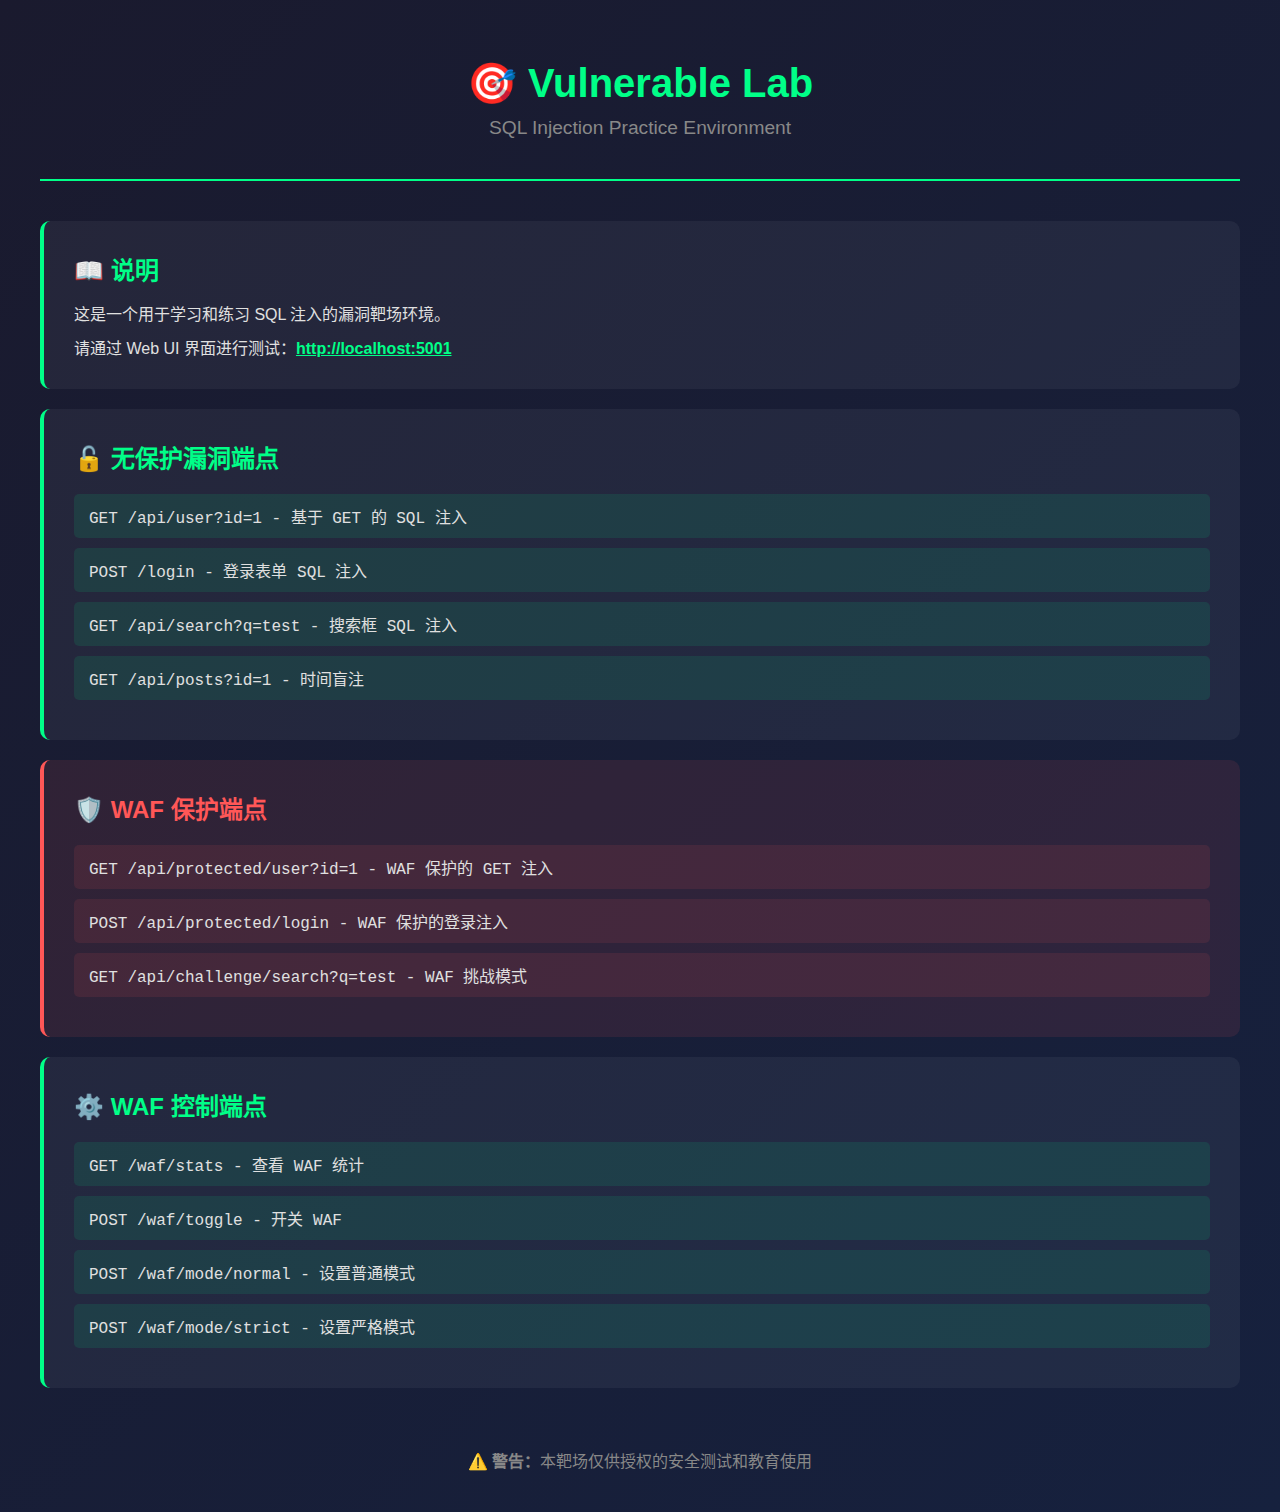
<file: vulnerable-lab/templates/index.html>
<!DOCTYPE html>
<html lang="zh-CN">
<head>
    <meta charset="UTF-8">
    <meta name="viewport" content="width=device-width, initial-scale=1.0">
    <title>Vulnerable Lab - SQL Injection Practice</title>
    <style>
        * {
            margin: 0;
            padding: 0;
            box-sizing: border-box;
        }

        body {
            font-family: 'Segoe UI', Tahoma, Geneva, Verdana, sans-serif;
            background: linear-gradient(135deg, #1a1a2e 0%, #16213e 100%);
            min-height: 100vh;
            color: #e0e0e0;
            padding: 20px;
        }

        .container {
            max-width: 1200px;
            margin: 0 auto;
        }

        header {
            text-align: center;
            padding: 40px 0;
            border-bottom: 2px solid #00ff88;
            margin-bottom: 40px;
        }

        h1 {
            font-size: 2.5em;
            color: #00ff88;
            margin-bottom: 10px;
        }

        .subtitle {
            color: #888;
            font-size: 1.2em;
        }

        .info-box {
            background: rgba(255, 255, 255, 0.05);
            border-radius: 10px;
            padding: 30px;
            margin-bottom: 20px;
            border-left: 4px solid #00ff88;
        }

        .info-box h2 {
            color: #00ff88;
            margin-bottom: 15px;
        }

        .endpoint-list {
            list-style: none;
            margin-top: 20px;
        }

        .endpoint-list li {
            background: rgba(0, 255, 136, 0.1);
            padding: 10px 15px;
            margin-bottom: 10px;
            border-radius: 5px;
            font-family: 'Courier New', monospace;
        }

        .warning {
            background: rgba(255, 87, 87, 0.1);
            border-left-color: #ff5757;
        }

        .warning h2 {
            color: #ff5757;
        }

        .warning .endpoint-list li {
            background: rgba(255, 87, 87, 0.1);
        }

        .footer {
            text-align: center;
            padding: 20px;
            color: #888;
            margin-top: 40px;
        }
    </style>
</head>
<body>
    <div class="container">
        <header>
            <h1>🎯 Vulnerable Lab</h1>
            <p class="subtitle">SQL Injection Practice Environment</p>
        </header>

        <div class="info-box">
            <h2>📖 说明</h2>
            <p>这是一个用于学习和练习 SQL 注入的漏洞靶场环境。</p>
            <p style="margin-top: 10px;">请通过 Web UI 界面进行测试：<strong><a href="http://localhost:5001" style="color: #00ff88;">http://localhost:5001</a></strong></p>
        </div>

        <div class="info-box">
            <h2>🔓 无保护漏洞端点</h2>
            <ul class="endpoint-list">
                <li>GET /api/user?id=1 - 基于 GET 的 SQL 注入</li>
                <li>POST /login - 登录表单 SQL 注入</li>
                <li>GET /api/search?q=test - 搜索框 SQL 注入</li>
                <li>GET /api/posts?id=1 - 时间盲注</li>
            </ul>
        </div>

        <div class="info-box warning">
            <h2>🛡️ WAF 保护端点</h2>
            <ul class="endpoint-list">
                <li>GET /api/protected/user?id=1 - WAF 保护的 GET 注入</li>
                <li>POST /api/protected/login - WAF 保护的登录注入</li>
                <li>GET /api/challenge/search?q=test - WAF 挑战模式</li>
            </ul>
        </div>

        <div class="info-box">
            <h2>⚙️ WAF 控制端点</h2>
            <ul class="endpoint-list">
                <li>GET /waf/stats - 查看 WAF 统计</li>
                <li>POST /waf/toggle - 开关 WAF</li>
                <li>POST /waf/mode/normal - 设置普通模式</li>
                <li>POST /waf/mode/strict - 设置严格模式</li>
            </ul>
        </div>

        <div class="footer">
            <p>⚠️ <strong>警告：</strong>本靶场仅供授权的安全测试和教育使用</p>
        </div>
    </div>
</body>
</html>
</file>
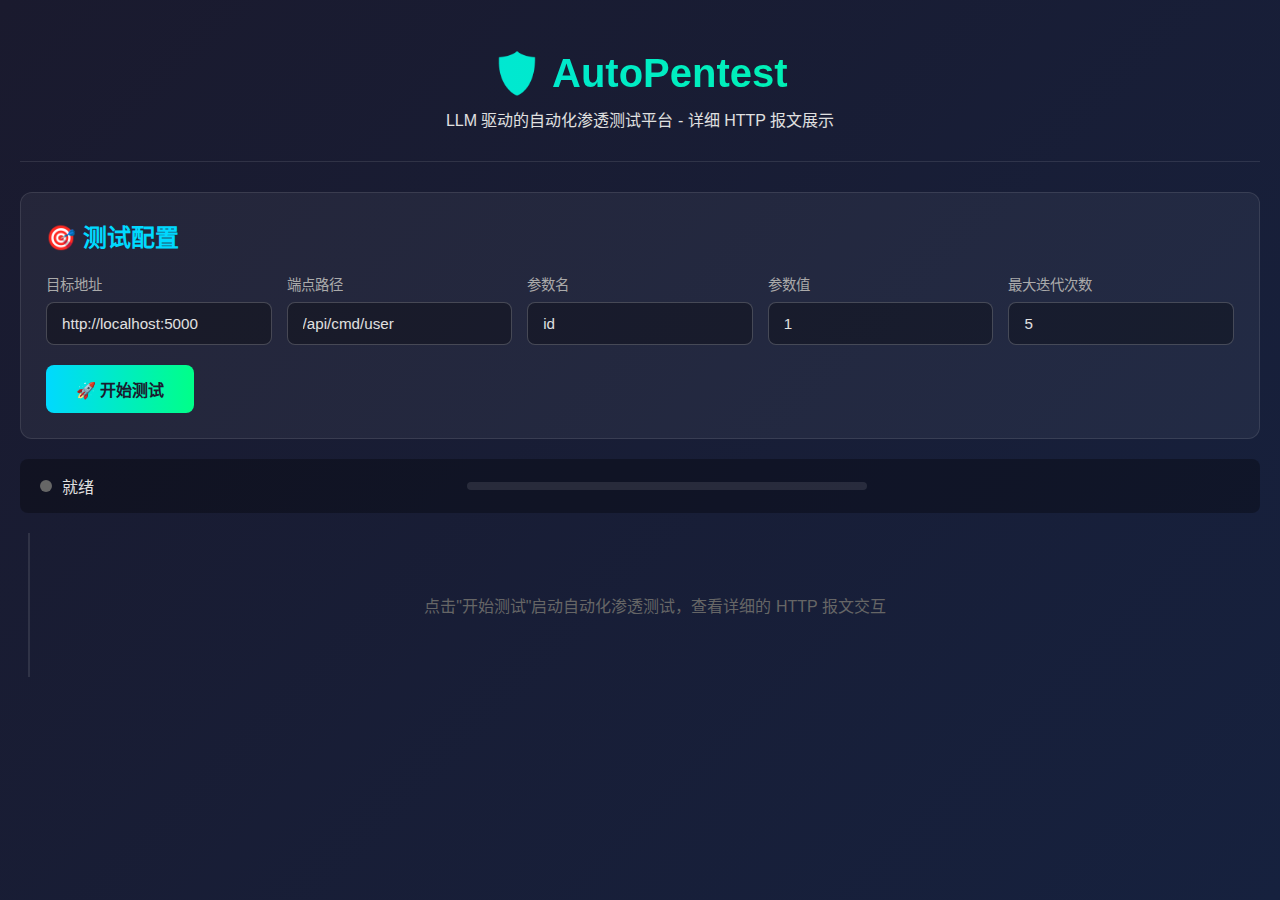
<file: vulnerable-lab/templates/pentest-ui-simple.html>
<!DOCTYPE html>
<html lang="zh-CN">
<head>
    <meta charset="UTF-8">
    <meta name="viewport" content="width=device-width, initial-scale=1.0">
    <title>AutoPentest - LLM 驱动的自动化渗透测试</title>
    <style>
        * {
            margin: 0;
            padding: 0;
            box-sizing: border-box;
        }

        body {
            font-family: 'Segoe UI', Tahoma, Geneva, Verdana, sans-serif;
            background: linear-gradient(135deg, #1a1a2e 0%, #16213e 100%);
            min-height: 100vh;
            color: #e0e0e0;
            padding: 20px;
        }

        .container {
            max-width: 1600px;
            margin: 0 auto;
        }

        header {
            text-align: center;
            padding: 30px 0;
            border-bottom: 1px solid rgba(255, 255, 255, 0.1);
            margin-bottom: 30px;
        }

        header h1 {
            font-size: 2.5em;
            background: linear-gradient(90deg, #00d9ff, #00ff88);
            -webkit-background-clip: text;
            -webkit-text-fill-color: transparent;
            margin-bottom: 10px;
        }

        .control-panel {
            background: rgba(255, 255, 255, 0.05);
            border-radius: 12px;
            padding: 25px;
            margin-bottom: 20px;
            border: 1px solid rgba(255, 255, 255, 0.1);
        }

        .control-panel h2 {
            margin-bottom: 20px;
            color: #00d9ff;
        }

        .input-group {
            display: grid;
            grid-template-columns: repeat(auto-fit, minmax(220px, 1fr));
            gap: 15px;
            margin-bottom: 20px;
        }

        .input-field label {
            display: block;
            margin-bottom: 8px;
            color: #aaa;
            font-size: 0.9em;
        }

        .input-field input, .input-field select {
            width: 100%;
            padding: 12px 15px;
            background: rgba(0, 0, 0, 0.3);
            border: 1px solid rgba(255, 255, 255, 0.2);
            border-radius: 8px;
            color: #e0e0e0;
            font-size: 0.95em;
        }

        .button-group {
            display: flex;
            gap: 15px;
            margin-top: 20px;
        }

        button {
            padding: 12px 30px;
            border: none;
            border-radius: 8px;
            font-size: 1em;
            cursor: pointer;
            font-weight: 600;
            transition: all 0.3s;
        }

        .btn-start {
            background: linear-gradient(90deg, #00d9ff, #00ff88);
            color: #1a1a2e;
        }

        .btn-start:disabled {
            opacity: 0.5;
            cursor: not-allowed;
        }

        .btn-stop {
            background: linear-gradient(90deg, #ff4757, #ff6b81);
            color: white;
        }

        .status-bar {
            display: flex;
            justify-content: space-between;
            align-items: center;
            background: rgba(0, 0, 0, 0.3);
            padding: 15px 20px;
            border-radius: 8px;
            margin-bottom: 20px;
        }

        .status-indicator {
            display: flex;
            align-items: center;
            gap: 10px;
        }

        .status-dot {
            width: 12px;
            height: 12px;
            border-radius: 50%;
            background: #666;
            animation: pulse 2s infinite;
        }

        .status-dot.active {
            background: #00ff88;
        }

        @keyframes pulse {
            0%, 100% { opacity: 1; }
            50% { opacity: 0.5; }
        }

        .progress-container {
            flex: 1;
            max-width: 400px;
            margin: 0 20px;
        }

        .progress-bar {
            height: 8px;
            background: rgba(255, 255, 255, 0.1);
            border-radius: 4px;
            overflow: hidden;
        }

        .progress-fill {
            height: 100%;
            background: linear-gradient(90deg, #00d9ff, #00ff88);
            width: 0%;
            transition: width 0.5s;
        }

        .timeline {
            position: relative;
            padding-left: 30px;
        }

        .timeline::before {
            content: '';
            position: absolute;
            left: 8px;
            top: 0;
            bottom: 0;
            width: 2px;
            background: rgba(255, 255, 255, 0.1);
        }

        .timeline-item {
            position: relative;
            margin-bottom: 25px;
            padding: 20px;
            background: rgba(0, 0, 0, 0.3);
            border-radius: 10px;
            border-left: 4px solid #666;
            animation: slideIn 0.4s ease-out;
        }

        @keyframes slideIn {
            from { opacity: 0; transform: translateX(-20px); }
            to { opacity: 1; transform: translateX(0); }
        }

        .timeline-item.info { border-left-color: #00d9ff; }
        .timeline-item.success { border-left-color: #00ff88; }
        .timeline-item.error { border-left-color: #ff4757; }
        .timeline-item.warning { border-left-color: #ffa502; }
        .timeline-item.llm { border-left-color: #a855f7; }
        .timeline-item.blocked { border-left-color: #ff4757; }
        .timeline-item.http { border-left-color: #f59e0b; }

        .timeline-item::before {
            content: '';
            position: absolute;
            left: -27px;
            top: 25px;
            width: 12px;
            height: 12px;
            border-radius: 50%;
            background: #666;
            border: 2px solid #1a1a2e;
        }

        .timeline-item.info::before { background: #00d9ff; }
        .timeline-item.success::before { background: #00ff88; }
        .timeline-item.error::before { background: #ff4757; }
        .timeline-item.warning::before { background: #ffa502; }
        .timeline-item.llm::before { background: #a855f7; }
        .timeline-item.http::before { background: #f59e0b; }

        .timeline-header {
            display: flex;
            justify-content: space-between;
            align-items: center;
            margin-bottom: 15px;
        }

        .timeline-title {
            font-weight: 700;
            font-size: 1.1em;
            color: #00d9ff;
        }

        .timeline-time {
            color: #888;
            font-size: 0.85em;
        }

        /* HTTP 报文样式 */
        .http-traffic {
            background: rgba(0, 0, 0, 0.4);
            border-radius: 8px;
            overflow: hidden;
            margin: 15px 0;
        }

        .http-request, .http-response {
            padding: 15px;
        }

        .http-request {
            border-bottom: 1px solid rgba(255, 255, 255, 0.1);
        }

        .http-label {
            font-weight: 700;
            margin-bottom: 10px;
            padding: 5px 10px;
            border-radius: 4px;
            display: inline-block;
            font-size: 0.85em;
        }

        .http-label.request {
            background: rgba(245, 158, 11, 0.2);
            color: #f59e0b;
        }

        .http-label.response {
            background: rgba(0, 217, 255, 0.2);
            color: #00d9ff;
        }

        .http-label.response-success {
            background: rgba(0, 255, 136, 0.2);
            color: #00ff88;
        }

        .http-label.response-error {
            background: rgba(255, 71, 87, 0.2);
            color: #ff4757;
        }

        .http-status-line {
            color: #f59e0b;
            font-weight: 600;
            margin-bottom: 10px;
            font-family: 'Courier New', monospace;
        }

        .http-headers {
            margin-bottom: 10px;
            font-size: 0.85em;
        }

        .http-header-line {
            padding: 4px 0;
            border-bottom: 1px dashed rgba(255, 255, 255, 0.05);
        }

        .http-header-name {
            color: #a855f7;
            font-weight: 600;
        }

        .http-header-value {
            color: #e0e0e0;
            word-break: break-all;
        }

        .http-body {
            background: rgba(0, 0, 0, 0.5);
            padding: 12px;
            border-radius: 6px;
            font-family: 'Courier New', monospace;
            font-size: 0.85em;
            white-space: pre-wrap;
            word-break: break-all;
            max-height: 200px;
            overflow-y: auto;
            color: #ccc;
        }

        .http-body-empty {
            color: #666;
            font-style: italic;
        }

        /* 详情样式 */
        .detail-section {
            margin-top: 10px;
        }

        .detail-row {
            display: flex;
            justify-content: space-between;
            padding: 8px 0;
            border-bottom: 1px solid rgba(255, 255, 255, 0.05);
            font-size: 0.9em;
        }

        .detail-label {
            color: #888;
        }

        .detail-value {
            color: #e0e0e0;
            font-weight: 500;
        }

        .status-badge {
            display: inline-block;
            padding: 5px 12px;
            border-radius: 6px;
            font-size: 0.85em;
            font-weight: 600;
            margin-bottom: 10px;
        }

        .status-active { background: rgba(255, 71, 87, 0.2); color: #ff4757; }
        .status-success { background: rgba(0, 255, 136, 0.2); color: #00ff88; }

        .info-box {
            background: rgba(0, 217, 255, 0.1);
            border-left: 3px solid #00d9ff;
            padding: 10px 15px;
            margin-top: 10px;
            border-radius: 4px;
            font-size: 0.9em;
        }

        .payload-box {
            background: rgba(0, 0, 0, 0.5);
            padding: 12px 15px;
            border-radius: 6px;
            font-family: 'Courier New', monospace;
            font-size: 0.85em;
            margin: 10px 0;
            word-break: break-all;
            border-left: 3px solid #00ff88;
        }

        .llm-response {
            background: rgba(168, 85, 247, 0.1);
            padding: 15px;
            border-radius: 8px;
            margin: 10px 0;
            border-left: 3px solid #a855f7;
        }

        .llm-label {
            color: #a855f7;
            font-weight: 600;
            margin-bottom: 5px;
            font-size: 0.9em;
        }

        .response-box {
            background: rgba(255, 71, 87, 0.1);
            padding: 12px 15px;
            border-radius: 6px;
            font-size: 0.9em;
            margin: 10px 0;
            border-left: 3px solid #ff4757;
        }

        .empty-state {
            text-align: center;
            padding: 60px 20px;
            color: #666;
        }

        .loading-spinner {
            border: 3px solid rgba(255, 255, 255, 0.1);
            border-top: 3px solid #00d9ff;
            border-radius: 50%;
            width: 30px;
            height: 30px;
            animation: spin 1s linear infinite;
            margin: 15px auto;
        }

        @keyframes spin {
            0% { transform: rotate(0deg); }
            100% { transform: rotate(360deg); }
        }

        .json-display {
            background: rgba(0, 0, 0, 0.5);
            padding: 12px;
            border-radius: 6px;
            font-family: 'Courier New', monospace;
            font-size: 0.85em;
            max-height: 250px;
            overflow-y: auto;
        }

        .json-key {
            color: #00d9ff;
        }

        .json-string {
            color: #00ff88;
        }

        .json-number {
            color: #ffa502;
        }

        .json-boolean {
            color: #ff4757;
        }

        .collapse-toggle {
            cursor: pointer;
            user-select: none;
            display: flex;
            align-items: center;
            gap: 5px;
            padding: 5px 0;
            color: #00d9ff;
            font-size: 0.9em;
        }

        .collapse-toggle:hover {
            text-decoration: underline;
        }

        .collapsed-content {
            max-height: 0;
            overflow: hidden;
            transition: max-height 0.3s ease;
        }

        .collapsed-content.expanded {
            max-height: 2000px;
        }
    </style>
</head>
<body>
    <div class="container">
        <header>
            <h1>🛡️ AutoPentest</h1>
            <p>LLM 驱动的自动化渗透测试平台 - 详细 HTTP 报文展示</p>
        </header>

        <div class="control-panel">
            <h2>🎯 测试配置</h2>
            <div class="input-group">
                <div class="input-field">
                    <label>目标地址</label>
                    <input type="text" id="target" value="http://localhost:5000">
                </div>
                <div class="input-field">
                    <label>端点路径</label>
                    <input type="text" id="endpoint" value="/api/cmd/user">
                </div>
                <div class="input-field">
                    <label>参数名</label>
                    <input type="text" id="param" value="id">
                </div>
                <div class="input-field">
                    <label>参数值</label>
                    <input type="text" id="value" value="1">
                </div>
                <div class="input-field">
                    <label>最大迭代次数</label>
                    <input type="number" id="iterations" value="5" min="1" max="10">
                </div>
            </div>
            <div class="button-group">
                <button class="btn-start" onclick="startTest()" id="startBtn">
                    🚀 开始测试
                </button>
                <button class="btn-stop" onclick="stopTest()" id="stopBtn" style="display: none;">
                    ⏹️ 停止测试
                </button>
            </div>
        </div>

        <div class="status-bar">
            <div class="status-indicator">
                <div class="status-dot" id="statusDot"></div>
                <span id="statusText">就绪</span>
            </div>
            <div class="progress-container">
                <div class="progress-bar">
                    <div class="progress-fill" id="progressFill"></div>
                </div>
            </div>
            <div id="iterationInfo"></div>
        </div>

        <div class="timeline" id="timeline">
            <div class="empty-state">
                <p>点击"开始测试"启动自动化渗透测试，查看详细的 HTTP 报文交互</p>
            </div>
        </div>
    </div>

    <script>
        let currentTestId = null;
        let pollInterval = null;
        let processedEvents = 0;

        async function startTest() {
            const target = document.getElementById('target').value;
            const endpoint = document.getElementById('endpoint').value;
            const param = document.getElementById('param').value;
            const value = document.getElementById('value').value;
            const iterations = document.getElementById('iterations').value;

            document.getElementById('startBtn').disabled = true;
            document.getElementById('startBtn').style.display = 'none';
            document.getElementById('stopBtn').style.display = 'inline-block';
            document.getElementById('statusDot').classList.add('active');
            document.getElementById('statusText').textContent = '测试进行中...';
            document.getElementById('timeline').innerHTML = '';

            processedEvents = 0;

            try {
                const response = await fetch('/api/pentest/start', {
                    method: 'POST',
                    headers: { 'Content-Type': 'application/json' },
                    body: JSON.stringify({
                        target,
                        endpoint,
                        param,
                        value,
                        max_iterations: parseInt(iterations)
                    })
                });

                const data = await response.json();
                if (data.success) {
                    currentTestId = data.test_id;
                    pollInterval = setInterval(pollStatus, 1000);
                } else {
                    throw new Error(data.message);
                }
            } catch (error) {
                addTimelineItem('error', '❌ 启动失败', error.message);
                cleanup();
            }
        }

        async function stopTest() {
            if (pollInterval) {
                clearInterval(pollInterval);
                pollInterval = null;
            }
            cleanup();
        }

        async function pollStatus() {
            if (!currentTestId) return;

            try {
                const response = await fetch(`/api/pentest/status/${currentTestId}`);
                const data = await response.json();

                if (data.success) {
                    const newEvents = data.events.slice(processedEvents);
                    newEvents.forEach(event => {
                        processEvent(event);
                        processedEvents++;
                    });

                    updateProgress(data);

                    if (data.status === 'completed' || data.status === 'error') {
                        cleanup();
                        document.getElementById('statusDot').classList.remove('active');
                        document.getElementById('statusText').textContent =
                            data.status === 'completed' ? '测试完成' : '测试出错';
                    }
                }
            } catch (error) {
                console.error('Polling error:', error);
            }
        }

        function processEvent(event) {
            const type = event.type;
            const data = event.data;

            switch (type) {
                case 'init':
                    addTimelineItem('info', '🎯 测试初始化',
                        `<div class="detail-section">
                            <div class="detail-row"><span class="detail-label">目标服务器:</span><span class="detail-value">${data.target}</span></div>
                            <div class="detail-row"><span class="detail-label">端点路径:</span><span class="detail-value">${data.endpoint || '/'}</span></div>
                            <div class="detail-row"><span class="detail-label">LLM 模型:</span><span class="detail-value">${data.llm_model}</span></div>
                        </div>`);
                    break;

                case 'waf_test':
                    if (data.waf_active) {
                        addTimelineItem('info', '🛡️ WAF 检测',
                            `<div class="status-badge status-active">WAF 已启用</div>
                            <div class="info-box">目标受 WAF 保护，将使用 LLM 动态生成绕过 Payload</div>`);
                    } else {
                        addTimelineItem('warning', '⚠️ WAF 未启用',
                            `<div class="info-box">目标未检测到 WAF</div>`);
                    }
                    break;

                case 'iteration_start':
                    addTimelineItem('info', `🔄 迭代 ${data.iteration}`,
                        `<div class="detail-row"><span class="detail-label">进度:</span><span class="detail-value">${data.iteration}/${data.max_iterations || 5}</span></div>`);
                    break;

                case 'llm_response':
                    try {
                        const parsed = JSON.parse(data.response_preview);
                        addTimelineItem('llm', '🧠 LLM 生成 Payload',
                            `<div class="llm-response">
                                <div class="llm-label">🔧 绕过技术: ${parsed.technique}</div>
                                <div style="color: #ccc; font-size: 0.9em; margin: 8px 0;">${parsed.explanation}</div>
                            </div>
                            <div class="payload-box">${parsed.payload}</div>`);
                    } catch (e) {
                        addTimelineItem('warning', '🧠 LLM 响应', data.response_preview.substring(0, 200));
                    }
                    break;

                case 'payload_test':
                    const testResult = data.test_result;
                    renderHTTPTraffic(testResult);
                    break;

                case 'scan_end':
                    const success = data.success ? '✅ 成功' : '❌ 失败';
                    addTimelineItem(data.success ? 'success' : 'error', '📊 测试完成',
                        `${success} | 总尝试: ${data.attempts}`);
                    break;

                case 'error':
                    addTimelineItem('error', '❌ 错误', data.message);
                    break;

                default:
                    // 处理反思事件
                    if (type === 'reflection_trigger') {
                        addTimelineItem('warning', '🤔 触发反思分析',
                            `<div class="info-box">
                                <div style="margin-bottom: 10px;"><strong>📊 迭代次数:</strong> ${data.iteration}</div>
                                <div style="margin-bottom: 10px;"><strong>❌ 失败次数:</strong> ${data.failed_attempts}</div>
                                <div><strong>🔍 原因:</strong> ${data.reason}</div>
                            </div>
                            <div style="margin-top: 10px; color: #ffa502; font-size: 0.9em;">
                                ⏳ LLM 正在分析失败原因并制定新策略...
                            </div>`);
                    } else if (type === 'reflection_result') {
                        let strategies = data.new_strategies || [];
                        let strategiesList = strategies.map(s => `<li style="margin: 5px 0;">✨ ${s}</li>`).join('');

                        addTimelineItem('llm', '💡 反思分析结果',
                            `<div class="llm-response" style="border-left: 3px solid #ffa502;">
                                <div class="llm-label">🔍 WAF 特征分析</div>
                                <div style="color: #ccc; font-size: 0.9em; margin: 8px 0;">${data.waf_characteristics || '未知'}</div>

                                <div class="llm-label" style="margin-top: 15px;">❌ 失败原因</div>
                                <div style="color: #ccc; font-size: 0.9em; margin: 8px 0;">${data.failure_analysis || '未知'}</div>

                                <div class="llm-label" style="margin-top: 15px;">🎯 推荐技术</div>
                                <div style="color: #00ff88; font-size: 0.9em; margin: 8px 0;">${data.recommended_technique || '未知'}</div>

                                <div class="llm-label" style="margin-top: 15px;">📋 新策略列表</div>
                                <ul style="color: #ccc; font-size: 0.9em; margin: 8px 0; padding-left: 20px;">
                                    ${strategiesList || '<li>无</li>'}
                                </ul>

                                <div style="margin-top: 15px; padding: 8px 12px; background: rgba(255, 165, 2, 0.2); border-radius: 6px; font-size: 0.85em;">
                                    <strong>📈 成功率评估:</strong> ${data.confidence || '未知'}
                                </div>
                            </div>`);
                    } else if (type === 'reflection_start') {
                        addTimelineItem('warning', '🤔 开始反思分析',
                            `<div class="info-box">
                                <div><strong>📊 当前迭代:</strong> ${data.iteration}</div>
                                <div><strong>🔍 分析失败记录:</strong> ${data.analyzing_failures} 次</div>
                            </div>`);
                    } else if (type.match(/^iteration_\d+_parsed$/)) {
                        const reflectionBadge = data.based_on_reflection ?
                            '<div style="margin-top: 10px; padding: 5px 10px; background: rgba(255, 165, 2, 0.2); border-radius: 4px; font-size: 0.85em; color: #ffa502;">💡 基于反思分析生成</div>' : '';

                        addTimelineItem('llm', '🧠 LLM 生成 Payload',
                            `<div class="llm-response">
                                <div class="llm-label">🔧 绕过技术: ${data.technique}</div>
                                <div style="color: #ccc; font-size: 0.9em; margin: 8px 0;">${data.explanation}</div>
                            </div>
                            ${reflectionBadge}
                            <div class="payload-box">${data.payload}</div>`);
                    } else if (type.match(/^iteration_\d+_test$/)) {
                        // 显示详细的测试结果
                        let statusColor = data.waf_blocked ? '#ff4444' : (data.status_code >= 400 ? '#ff9800' : '#4caf50');
                        let statusText = data.waf_blocked ? '❌ WAF 拦截' :
                                       (data.status_code >= 400 ? `⚠️ HTTP ${data.status_code}` :
                                       (data.has_data ? '✅ 有数据返回' : '⏳ 无额外数据'));

                        let detailHtml = `<div class="info-box">`;
                        detailHtml += `<div style="margin-bottom: 8px;"><strong>状态:</strong> <span style="color: ${statusColor};">${statusText}</span></div>`;
                        detailHtml += `<div style="margin-bottom: 8px;"><strong>HTTP 状态码:</strong> ${data.status_code}</div>`;
                        detailHtml += `<div style="margin-bottom: 8px;"><strong>数据条数:</strong> ${data.data_count}</div>`;
                        if (data.waf_reason) {
                            detailHtml += `<div style="margin-bottom: 8px;"><strong>WAF 原因:</strong> ${data.waf_reason}</div>`;
                        }
                        if (data.error) {
                            detailHtml += `<div style="margin-bottom: 8px; padding: 8px; background: rgba(255,0,0,0.1); border-radius: 4px;">`;
                            detailHtml += `<div style="margin-bottom: 4px;"><strong style="color: #ff4444;">错误信息:</strong></div>`;
                            detailHtml += `<div style="font-size: 0.85em; font-family: monospace;">${data.error}</div>`;
                            detailHtml += `</div>`;
                        }
                        detailHtml += `</div>`;

                        addTimelineItem('waf', `🧪 测试 Payload - ${statusText}`, detailHtml);
                    } else if (type.match(/^iteration_\d+_parse_error$/)) {
                        addTimelineItem('warning', '⚠️ LLM 解析失败',
                            `<div class="info-box">
                                <div style="margin-bottom: 10px;"><strong>错误:</strong> ${data.error || '未知错误'}</div>
                                <div style="margin-bottom: 10px;"><strong>响应长度:</strong> ${data.response_length || 0} 字符</div>
                                <div style="margin-bottom: 10px;"><strong>包含花括号:</strong> ${data.contains_braces ? '是' : '否'}</div>
                                <div style="margin-bottom: 10px;"><strong>包含 "payload":</strong> ${data.contains_payload ? '是' : '否'}</div>
                                <div style="margin-bottom: 10px;"><strong>包含 "technique":</strong> ${data.contains_technique ? '是' : '否'}</div>
                                <div style="margin-top: 10px;"><strong>响应预览 (前500字符):</strong></div>
                                <pre style="background: rgba(0,0,0,0.3); padding: 10px; border-radius: 4px; overflow-x: auto; max-height: 200px; font-size: 0.85em;">${data.response_preview || '无'}</pre>
                                <div style="margin-top: 10px; color: #ff6b6b; font-size: 0.85em;">${data.debug_info || ''}</div>
                            </div>`);
                    } else if (type.match(/^iteration_\d+_llm_raw$/)) {
                        // 显示完整的 LLM 响应用于调试
                        addTimelineItem('debug', '🔍 LLM 完整响应',
                            `<div class="info-box">
                                <div style="margin-bottom: 10px;"><strong>响应长度:</strong> ${data.response_length} 字符</div>
                                <div style="margin-bottom: 10px;"><strong>完整响应:</strong></div>
                                <pre style="background: rgba(0,0,0,0.3); padding: 10px; border-radius: 4px; overflow-x: auto; max-height: 400px; font-size: 0.85em; white-space: pre-wrap;">${data.full_response}</pre>
                            </div>`);
                    } else if (type.match(/^iteration_\d+_start$/)) {
                        addTimelineItem('info', `🔄 迭代 ${data.iteration}`,
                            `<div class="detail-row"><span class="detail-label">进度:</span><span class="detail-value">迭代 ${data.iteration}</span></div>`);
                    } else if (type.match(/^iteration_\d+_response_analysis$/)) {
                        // 显示响应分析（包含更多调试信息）
                        const dataPreview = data.data_preview || [];
                        let previewHtml = '';
                        if (dataPreview.length > 0) {
                            previewHtml = '<div style="margin-top: 10px;"><strong>数据预览:</strong></div>';
                            previewHtml += '<pre style="background: rgba(0,255,0,0.1); padding: 8px; border-radius: 4px; margin-top: 5px; max-height: 150px; overflow: auto; font-size: 0.85em;">' +
                                        JSON.stringify(dataPreview, null, 2) + '</pre>';
                        }

                        let debugInfo = '';
                        if (data.data_list_type) {
                            debugInfo += `<div style="margin-bottom: 4px;"><strong>列表类型:</strong> ${data.data_list_type}</div>`;
                        }
                        if (data.first_item_type) {
                            debugInfo += `<div style="margin-bottom: 4px;"><strong>首项类型:</strong> ${data.first_item_type}</div>`;
                        }

                        addTimelineItem('debug', '📊 响应分析',
                            `<div class="info-box">
                                <div style="margin-bottom: 8px;"><strong>数据条数:</strong> ${data.data_count}</div>
                                <div style="margin-bottom: 8px;"><strong>响应字段:</strong> ${data.response_keys ? data.response_keys.join(', ') : 'N/A'}</div>
                                ${debugInfo}
                                ${previewHtml}
                            </div>`);
                    } else if (type.match(/^iteration_\d+_debug_item_\d+$/)) {
                        // 显示非字典项目的调试信息
                        addTimelineItem('warning', '⚠️ 数据项类型警告',
                            `<div class="info-box" style="background: rgba(255,152,0,0.1);">
                                <div style="margin-bottom: 8px;"><strong>警告:</strong> ${data.warning}</div>
                                <div style="margin-bottom: 4px;"><strong>类型:</strong> ${data.item_type}</div>
                                <div style="margin-bottom: 4px;"><strong>值:</strong></div>
                                <pre style="background: rgba(0,0,0,0.2); padding: 8px; border-radius: 4px; max-height: 100px; overflow: auto; font-size: 0.85em;">${data.item_value}</pre>
                            </div>`);
                    } else if (type.match(/^iteration_\d+_debug_item_error_\d+$/)) {
                        // 显示处理数据项时的错误
                        addTimelineItem('error', '❌ 数据项处理错误',
                            `<div class="info-box" style="background: rgba(255,0,0,0.1);">
                                <div style="margin-bottom: 8px;"><strong>错误:</strong> ${data.error}</div>
                                <div style="margin-bottom: 4px;"><strong>类型:</strong> ${data.item_type}</div>
                            </div>`);
                    } else if (type.match(/^iteration_\d+_http$/)) {
                        // 显示 HTTP 请求和响应详情
                        const req = data.request || {};
                        const resp = data.response || {};
                        const statusColor = resp.waf_blocked ? '#ff4444' : (resp.status_code >= 400 ? '#ff9800' : '#4caf50');

                        let httpHtml = '<div class="info-box" style="font-size: 0.9em;">';

                        // HTTP 请求部分
                        httpHtml += '<div style="margin-bottom: 12px;">';
                        httpHtml += '<div style="margin-bottom: 6px;"><strong style="color: #64b5f6;">📤 HTTP 请求</strong></div>';
                        httpHtml += '<div style="padding: 8px; background: rgba(100, 181, 246, 0.15); border-radius: 4px; border-left: 3px solid #64b5f6;">';
                        httpHtml += `<div style="margin-bottom: 4px;"><strong>方法:</strong> <span style="color: #64b5f6;">${req.method || 'GET'}</span></div>`;
                        httpHtml += `<div style="margin-bottom: 4px;"><strong>URL:</strong></div>`;
                        httpHtml += `<div style="word-break: break-all; font-family: monospace; font-size: 0.85em; color: #b3e5fc;">${req.full_url || req.url || ''}</div>`;
                        httpHtml += `<div style="margin-top: 6px;"><strong>参数:</strong> ${req.param_name || ''} = </div>`;
                        httpHtml += `<div style="word-break: break-all; font-family: monospace; font-size: 0.85em; color: #ffeb3b; background: rgba(0,0,0,0.3); padding: 4px 8px; border-radius: 3px; margin-top: 4px;">${req.payload || ''}</div>`;
                        httpHtml += '</div></div>';

                        // HTTP 响应部分
                        httpHtml += '<div style="margin-bottom: 12px;">';
                        httpHtml += '<div style="margin-bottom: 6px;"><strong style="color: #81c784;">📥 HTTP 响应</strong></div>';
                        httpHtml += '<div style="padding: 8px; background: rgba(129, 199, 132, 0.15); border-radius: 4px; border-left: 3px solid #81c784;">';

                        // 状态指示
                        let statusText = resp.waf_blocked ? '❌ WAF 拦截' :
                                       (resp.status_code >= 400 ? `⚠️ HTTP ${resp.status_code}` : '✅ 成功');
                        httpHtml += `<div style="margin-bottom: 6px;"><strong>状态:</strong> <span style="color: ${statusColor}; font-weight: bold;">${statusText}</span></div>`;

                        // HTTP 状态码
                        httpHtml += `<div style="margin-bottom: 4px;"><strong>状态码:</strong> <span style="color: ${statusColor};">${resp.status_code || 0}</span></div>`;

                        // WAF 原因
                        if (resp.waf_reason) {
                            httpHtml += `<div style="margin-bottom: 6px;"><strong>WAF 原因:</strong> <span style="color: #ff4444;">${resp.waf_reason}</span></div>`;
                        }

                        httpHtml += '</div></div>';

                        // 响应体详情
                        httpHtml += '<div style="margin-bottom: 8px;">';
                        httpHtml += '<div style="margin-bottom: 6px;"><strong style="color: #ba68c8;">📄 响应内容</strong></div>';
                        httpHtml += '<div style="padding: 8px; background: rgba(186, 104, 200, 0.15); border-radius: 4px; border-left: 3px solid #ba68c8;">';

                        const body = resp.body || {};

                        // success 字段
                        httpHtml += `<div style="margin-bottom: 4px;"><strong>success:</strong> ${body.success !== undefined ? body.success : true}</div>`;

                        // 数据条数
                        const dataList = body.data || [];
                        httpHtml += `<div style="margin-bottom: 4px;"><strong>数据条数:</strong> ${dataList.length}</div>`;

                        // 错误信息
                        if (body.error) {
                            httpHtml += `<div style="margin-bottom: 6px;"><strong style="color: #ff4444;">错误:</strong> <span style="color: #ff4444; font-size: 0.85em;">${body.error}</span></div>`;
                        }

                        // Query 字段
                        if (body.query) {
                            httpHtml += `<div style="margin-bottom: 6px;"><strong>Query:</strong></div>`;
                            httpHtml += `<div style="word-break: break-all; font-family: monospace; font-size: 0.8em; background: rgba(0,0,0,0.3); padding: 6px; border-radius: 3px; margin-bottom: 6px;">${body.query}</div>`;
                        }

                        // 数据预览（显示前2条）
                        if (dataList.length > 0) {
                            httpHtml += `<div style="margin-bottom: 4px;"><strong>数据预览:</strong></div>`;
                            const previewData = dataList.slice(0, 2);
                            httpHtml += `<pre style="background: rgba(0,0,0,0.3); padding: 8px; border-radius: 4px; max-height: 150px; overflow: auto; font-size: 0.8em;">${JSON.stringify(previewData, null, 2)}</pre>`;
                            if (dataList.length > 2) {
                                httpHtml += `<div style="margin-top: 4px; font-size: 0.8em; color: #ccc;">... 还有 ${dataList.length - 2} 条数据</div>`;
                            }
                        }

                        httpHtml += '</div></div>';
                        httpHtml += '</div>';

                        addTimelineItem('info', `🌐 HTTP 通信 - ${statusText}`, httpHtml);
                    } else if (type.match(/^iteration_\d+_single_item_error$/)) {
                        // 显示处理单条数据项时的错误
                        addTimelineItem('warning', '⚠️ 单项数据处理错误',
                            `<div class="info-box" style="background: rgba(255,152,0,0.1);">
                                <div style="margin-bottom: 8px;"><strong>错误:</strong> ${data.error}</div>
                                <div style="margin-bottom: 4px;"><strong>类型:</strong> ${data.item_type}</div>
                            </div>`);
                    } else if (type.match(/^iteration_\d+_data_processing_error$/)) {
                        // 显示数据处理时的严重错误
                        addTimelineItem('error', '🚨 数据处理错误',
                            `<div class="info-box" style="background: rgba(255,0,0,0.15); border-left: 3px solid #f44336;">
                                <div style="margin-bottom: 8px;"><strong>错误:</strong> ${data.error}</div>
                                <div style="margin-bottom: 8px;"><strong>类型:</strong> ${data.error_type}</div>
                                <div style="margin-bottom: 8px;"><strong>数据列表长度:</strong> ${data.data_list_length}</div>
                                ${data.traceback ? `<div style="margin-top: 8px;"><strong>堆栈:</strong></div><pre style="background: rgba(0,0,0,0.3); padding: 8px; border-radius: 4px; max-height: 200px; overflow: auto; font-size: 0.8em;">${data.traceback}</pre>` : ''}
                            </div>`);
                    } else if (type.match(/^iteration_\d+_llm_raw$/)) {
                        // 显示完整的响应分析，包括 SQL 错误
                        let analysisHtml = '<div class="info-box">';
                        analysisHtml += `<div style="margin-bottom: 8px;"><strong>🗄️ 数据库类型:</strong> <span style="color: ${data.database_type !== '未知' ? '#4caf50' : '#ff9800'}">${data.database_type}</span></div>`;
                        analysisHtml += `<div style="margin-bottom: 8px;"><strong>📊 数据库版本:</strong> ${data.database_version}</div>`;
                        analysisHtml += `<div style="margin-bottom: 8px;"><strong>🔢 字段数量:</strong> ${data.field_count}</div>`;
                        analysisHtml += `<div style="margin-bottom: 8px;"><strong>✅ 已提取信息数:</strong> ${data.extracted_info_count}</div>`;

                        // SQL 错误显示
                        if (data.sql_errors_count > 0) {
                            analysisHtml += `<div style="margin-top: 12px; padding: 8px; background: rgba(255,0,0,0.1); border-radius: 4px; border-left: 3px solid #f44336;">`;
                            analysisHtml += `<div style="margin-bottom: 8px;"><strong style="color: #f44336;">❌ SQL 错误 (${data.sql_errors_count})</strong></div>`;
                            if (data.sql_errors && data.sql_errors.length > 0) {
                                analysisHtml += '<div style="font-size: 0.9em; max-height: 200px; overflow: auto;">';
                                data.sql_errors.forEach((err, i) => {
                                    analysisHtml += `<div style="margin-bottom: 6px; padding: 6px; background: rgba(255,0,0,0.15); border-radius: 3px;">${i+1}. ${err}</div>`;
                                });
                                analysisHtml += '</div>';
                            }
                            analysisHtml += '</div>';
                        }

                        // 最近的错误详情（只显示最新的 1 个）
                        if (data.recent_errors && data.recent_errors.length > 0) {
                            const err = data.recent_errors[0];  // 只取第 1 个（最新的）
                            analysisHtml += `<div style="margin-top: 12px;">`;
                            analysisHtml += `<div style="margin-bottom: 6px;"><strong>🔍 最新错误详情:</strong></div>`;
                            analysisHtml += `<div style="margin-bottom: 8px; padding: 8px; background: rgba(255,152,0,0.1); border-radius: 4px;">`;
                            analysisHtml += `<div style="margin-bottom: 4px;"><strong>HTTP ${err.status_code}</strong></div>`;
                            if (err.error) analysisHtml += `<div style="margin-bottom: 4px; font-size: 0.85em;">${err.error}</div>`;
                            if (err.query) analysisHtml += `<div style="margin-bottom: 4px; font-size: 0.85em;"><strong>Query:</strong> ${err.query}</div>`;
                            if (err.payload) analysisHtml += `<div style="font-size: 0.85em;"><strong>Payload:</strong> ${err.payload}</div>`;
                            analysisHtml += `</div></div>`;
                        }

                        // 已提取信息
                        if (data.extracted_info && data.extracted_info.length > 0) {
                            analysisHtml += `<div style="margin-top: 12px;"><strong>📋 已提取信息:</strong></div>`;
                            analysisHtml += '<ul style="margin-top: 5px; padding-left: 20px; font-size: 0.9em;">';
                            data.extracted_info.forEach(info => {
                                analysisHtml += `<li style="margin-bottom: 4px; color: #4caf50;">${info}</li>`;
                            });
                            analysisHtml += '</ul>';
                        }

                        analysisHtml += '</div>';
                        addTimelineItem('debug', '🔬 完整响应分析', analysisHtml);
                    } else if (type === 'llm_config') {
                        // 显示 LLM 配置信息
                        addTimelineItem('info', '⚙️ LLM 配置',
                            `<div class="info-box">
                                <div style="margin-bottom: 8px;"><strong>🤖 模型:</strong> ${data.model}</div>
                                <div style="margin-bottom: 8px;"><strong>🌐 Base URL:</strong> ${data.base_url}</div>
                                <div style="margin-bottom: 8px;"><strong>📏 Max Tokens:</strong> ${data.max_tokens}</div>
                                <div style="margin-bottom: 8px;"><strong>🔑 API Key:</strong> ${data.api_key_configured ? '✅ 已配置' : '❌ 未配置'}</div>
                            </div>`);
                    } else if (type === 'llm_error') {
                        // 显示 LLM 错误
                        let errorDetails = '';
                        if (data.error_type || data.error_code) {
                            errorDetails = `<div style="margin-bottom: 8px;"><strong>错误类型:</strong> ${data.error_type || 'Unknown'}</div>`;
                            errorDetails += `<div style="margin-bottom: 8px;"><strong>错误代码:</strong> ${data.error_code || 'N/A'}</div>`;
                        }
                        if (data.error_message) {
                            errorDetails += `<div style="margin-bottom: 8px;"><strong>错误消息:</strong></div>`;
                            errorDetails += `<pre style="background: rgba(255,0,0,0.2); padding: 8px; border-radius: 4px; margin-top: 5px;">${data.error_message}</pre>`;
                        }
                        if (data.details) {
                            errorDetails += `<div style="margin-bottom: 8px;"><strong>详细信息:</strong> ${data.details}</div>`;
                        }
                        if (data.response_text) {
                            errorDetails += `<div style="margin-bottom: 8px;"><strong>响应内容:</strong></div>`;
                            errorDetails += `<pre style="background: rgba(255,0,0,0.2); padding: 8px; border-radius: 4px; margin-top: 5px; max-height: 150px; overflow: auto;">${data.response_text}</pre>`;
                        }

                        addTimelineItem('error', '❌ LLM 调用失败',
                            `<div class="info-box" style="border-left: 3px solid #ff4444;">
                                <div style="margin-bottom: 10px;"><strong>错误:</strong> ${data.error || 'Unknown error'}</div>
                                ${errorDetails}
                                <div style="margin-top: 10px; padding: 8px; background: rgba(255,68,68,0.2); border-radius: 4px; font-size: 0.85em;">
                                    💡 请检查 API Key、Base URL 和模型配置是否正确
                                </div>
                            </div>`);
                    } else if (type === 'llm_request') {
                        // 显示 LLM 请求详情
                        addTimelineItem('debug', '📤 LLM 请求',
                            `<div class="info-box">
                                <div style="margin-bottom: 8px;"><strong>🤖 模型:</strong> ${data.model}</div>
                                <div style="margin-bottom: 8px;"><strong>🌐 Endpoint:</strong> ${data.endpoint}</div>
                                <div style="margin-bottom: 8px;"><strong>📏 Max Tokens:</strong> ${data.max_tokens}</div>
                                <div style="margin-bottom: 8px;"><strong>📝 Prompt 长度:</strong> ${data.prompt_length || 'N/A'} 字符</div>
                                <div style="margin-bottom: 8px;"><strong>🔑 API Key:</strong> ${data.api_key_preview || 'N/A'}</div>
                                <div style="margin-top: 10px;"><strong>Prompt 预览:</strong></div>
                                <pre style="background: rgba(0,0,0,0.3); padding: 8px; border-radius: 4px; margin-top: 5px; max-height: 100px; overflow: auto; font-size: 0.85em;">${data.prompt_preview || 'N/A'}</pre>
                            </div>`);
                    }
                    break;
            }
        }

        function renderHTTPTraffic(testResult) {
            const isBlocked = testResult.blocked;
            const statusClass = isBlocked ? 'response-error' : 'response-success';

            // 解析 URL 和请求信息
            let url = testResult.full_url || '';
            let method = 'GET';
            let path = url;
            let queryParam = '';

            try {
                const urlObj = new URL(url);
                method = 'POST'; // 根据实际测试方法
                path = urlObj.pathname;
                queryParam = urlObj.search;
            } catch (e) {
                // URL 解析失败，使用原始值
            }

            // 构建请求体
            let requestBody = '';
            if (testResult.payload && path.includes('id=')) {
                requestBody = `id=${encodeURIComponent(testResult.payload)}`;
            }

            // 构建时间线项
            const title = isBlocked ? '🚫 Payload 被阻止' : '✅ 绕过成功';
            const itemClass = isBlocked ? 'blocked' : 'success';

            let html = `
                <div class="http-traffic">
                    <div class="http-request">
                        <div class="http-label request">📤 HTTP 请求</div>
                        <div class="http-status-line">${method} ${path}${queryParam} HTTP/1.1</div>
                        <div class="http-headers">
                            <div class="http-header-line">
                                <span class="http-header-name">Host:</span>
                                <span class="http-header-value">${testResult.url?.split('/')[2] || 'localhost:5000'}</span>
                            </div>
                            <div class="http-header-line">
                                <span class="http-header-name">User-Agent:</span>
                                <span class="http-header-value">AutoPentest/1.0</span>
                            </div>
                            <div class="http-header-line">
                                <span class="http-header-name">Content-Type:</span>
                                <span class="http-header-value">application/x-www-form-urlencoded</span>
                            </div>
                            <div class="http-header-line">
                                <span class="http-header-name">Accept:</span>
                                <span class="http-header-value">application/json, text/plain, */*</span>
                            </div>
                        </div>
                        ${requestBody ? `
                        <div style="margin-top: 10px;">
                            <div style="color: #f59e0b; font-weight: 600; margin-bottom: 5px; font-size: 0.9em;">请求体:</div>
                            <div class="http-body">${requestBody}</div>
                        </div>` : ''}
                    </div>
                    <div class="http-response">
                        <div class="http-label ${statusClass}">📥 HTTP 响应</div>
                        <div class="http-status-line">HTTP/1.1 ${testResult.status_code || '000'} ${getStatusText(testResult.status_code)}</div>
                        <div class="http-headers">
                            <div class="http-header-line">
                                <span class="http-header-name">Content-Type:</span>
                                <span class="http-header-value">application/json</span>
                            </div>
                            <div class="http-header-line">
                                <span class="http-header-name">Content-Length:</span>
                                <span class="http-header-value">${JSON.stringify(testResult.response || {}).length}</span>
                            </div>
                            ${isBlocked ? `
                            <div class="http-header-line">
                                <span class="http-header-name">X-WAF-Status:</span>
                                <span class="http-header-value" style="color: #ff4757;">BLOCKED</span>
                            </div>` : ''}
                        </div>
                        <div style="margin-top: 10px;">
                            <div style="color: #00d9ff; font-weight: 600; margin-bottom: 5px; font-size: 0.9em;">响应体:</div>
                            ${testResult.response ? `
                                <div class="collapse-toggle" onclick="toggleCollapse(this)">
                                    <span>▶</span> 展开查看完整响应
                                </div>
                                <div class="collapsed-content">
                                    <div class="http-body">${formatJSON(testResult.response)}</div>
                                </div>
                            ` : '<div class="http-body http-body-empty">(无响应体)</div>'}
                        </div>
                    </div>
                </div>
                ${isBlocked ? `
                <div class="response-box" style="margin-top: 15px;">
                    <strong>🚫 阻止原因:</strong> ${testResult.waf_reason || 'Unknown'}<br>
                    <strong>📍 检测规则:</strong> ${testResult.waf_stats?.pattern || 'SQL注入模式'}
                </div>` : `
                <div style="margin-top: 15px; padding: 12px; background: rgba(0, 255, 136, 0.1); border-radius: 6px; border-left: 3px solid #00ff88;">
                    <strong>✅ 成功绕过 WAF!</strong>
                </div>`}
            `;

            addTimelineItem(itemClass, title, html);
        }

        function addTimelineItem(type, title, content) {
            const timeline = document.getElementById('timeline');
            const item = document.createElement('div');
            item.className = `timeline-item ${type}`;

            const time = new Date().toLocaleTimeString();
            item.innerHTML = `
                <div class="timeline-header">
                    <span class="timeline-title">${title}</span>
                    <span class="timeline-time">${time}</span>
                </div>
                ${content}
            `;

            timeline.appendChild(item);
            item.scrollIntoView({ behavior: 'smooth', block: 'end' });
        }

        function updateProgress(data) {
            const iterationEvents = data.events.filter(e => e.type === 'iteration_start');
            if (iterationEvents.length > 0) {
                const lastIteration = iterationEvents[iterationEvents.length - 1].data;
                const current = lastIteration.iteration || 1;
                const max = lastIteration.max_iterations || 5;
                const progress = ((current - 1) / max) * 100;
                document.getElementById('progressFill').style.width = `${progress}%`;
                document.getElementById('iterationInfo').textContent = `${current}/${max}`;
            }
        }

        function getStatusText(statusCode) {
            const statusMap = {
                200: 'OK',
                201: 'Created',
                400: 'Bad Request',
                403: 'Forbidden',
                404: 'Not Found',
                500: 'Internal Server Error',
                502: 'Bad Gateway',
                503: 'Service Unavailable'
            };
            return statusMap[statusCode] || 'Unknown';
        }

        function formatJSON(obj) {
            if (typeof obj === 'string') {
                try {
                    obj = JSON.parse(obj);
                } catch (e) {
                    return obj;
                }
            }
            return JSON.stringify(obj, null, 2)
                .replace(/"([^"]+)":/g, '<span class="json-key">"$1":</span>')
                .replace(/: "([^"]+)"/g, ': <span class="json-string">"$1"</span>')
                .replace(/: (\d+)/g, ': <span class="json-number">$1</span>')
                .replace(/: (true|false)/g, ': <span class="json-boolean">$1</span>');
        }

        function toggleCollapse(element) {
            const content = element.nextElementSibling;
            const icon = element.querySelector('span');
            if (content.classList.contains('expanded')) {
                content.classList.remove('expanded');
                icon.textContent = '▶';
            } else {
                content.classList.add('expanded');
                icon.textContent = '▼';
            }
        }

        function cleanup() {
            if (pollInterval) {
                clearInterval(pollInterval);
                pollInterval = null;
            }
            document.getElementById('startBtn').disabled = false;
            document.getElementById('startBtn').style.display = 'inline-block';
            document.getElementById('stopBtn').style.display = 'none';
            currentTestId = null;
        }
    </script>
</body>
</html>
</file>
